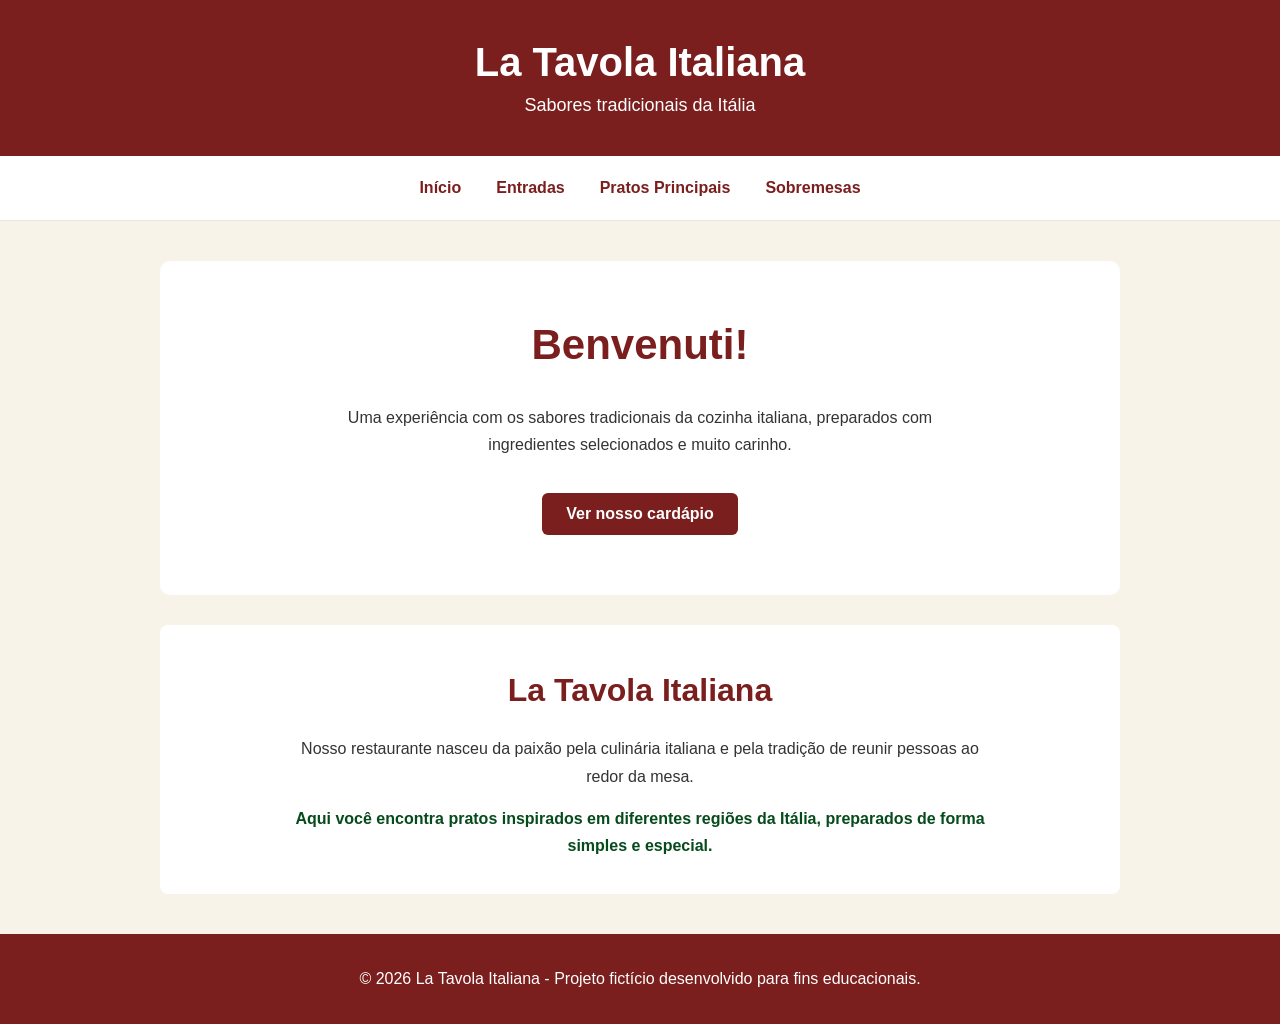
<file: index.html>
<!DOCTYPE html>
<html lang="pt-BR">
<head>
    <meta charset="UTF-8">
    <meta name="viewport" content="width=device-width, initial-scale=1.0">
    <title>La Tavola Italiana</title>
    <link rel="stylesheet" href="css/style.css">
</head>

<body>

    <header>
        <h1>La Tavola Italiana</h1>
        <p>Sabores tradicionais da Itália</p>
    </header>

    <nav>
        <a href="index.html">Início</a>
        <a href="entradas.html">Entradas</a>
        <a href="principais.html">Pratos Principais</a>
        <a href="sobremesas.html">Sobremesas</a>
    </nav>

    <main>

    <section class="hero">
        <h2>Benvenuti!</h2>

        <p>
            Uma experiência com os sabores tradicionais da cozinha italiana,
            preparados com ingredientes selecionados e muito carinho.
        </p>

        <a href="principais.html" class="botao">Ver nosso cardápio</a>
    </section>

    <section class="sobre">
        <h2>La Tavola Italiana</h2>

        <p>
            Nosso restaurante nasceu da paixão pela culinária italiana e
            pela tradição de reunir pessoas ao redor da mesa.
        </p>

        <p>
            Aqui você encontra pratos inspirados em diferentes regiões da
            Itália, preparados de forma simples e especial.
        </p>
    </section>

</main>
    <footer>
        <p>&copy; 2026 La Tavola Italiana - Projeto fictício desenvolvido para fins educacionais.</p>
    </footer>

</body>
</html>
</file>
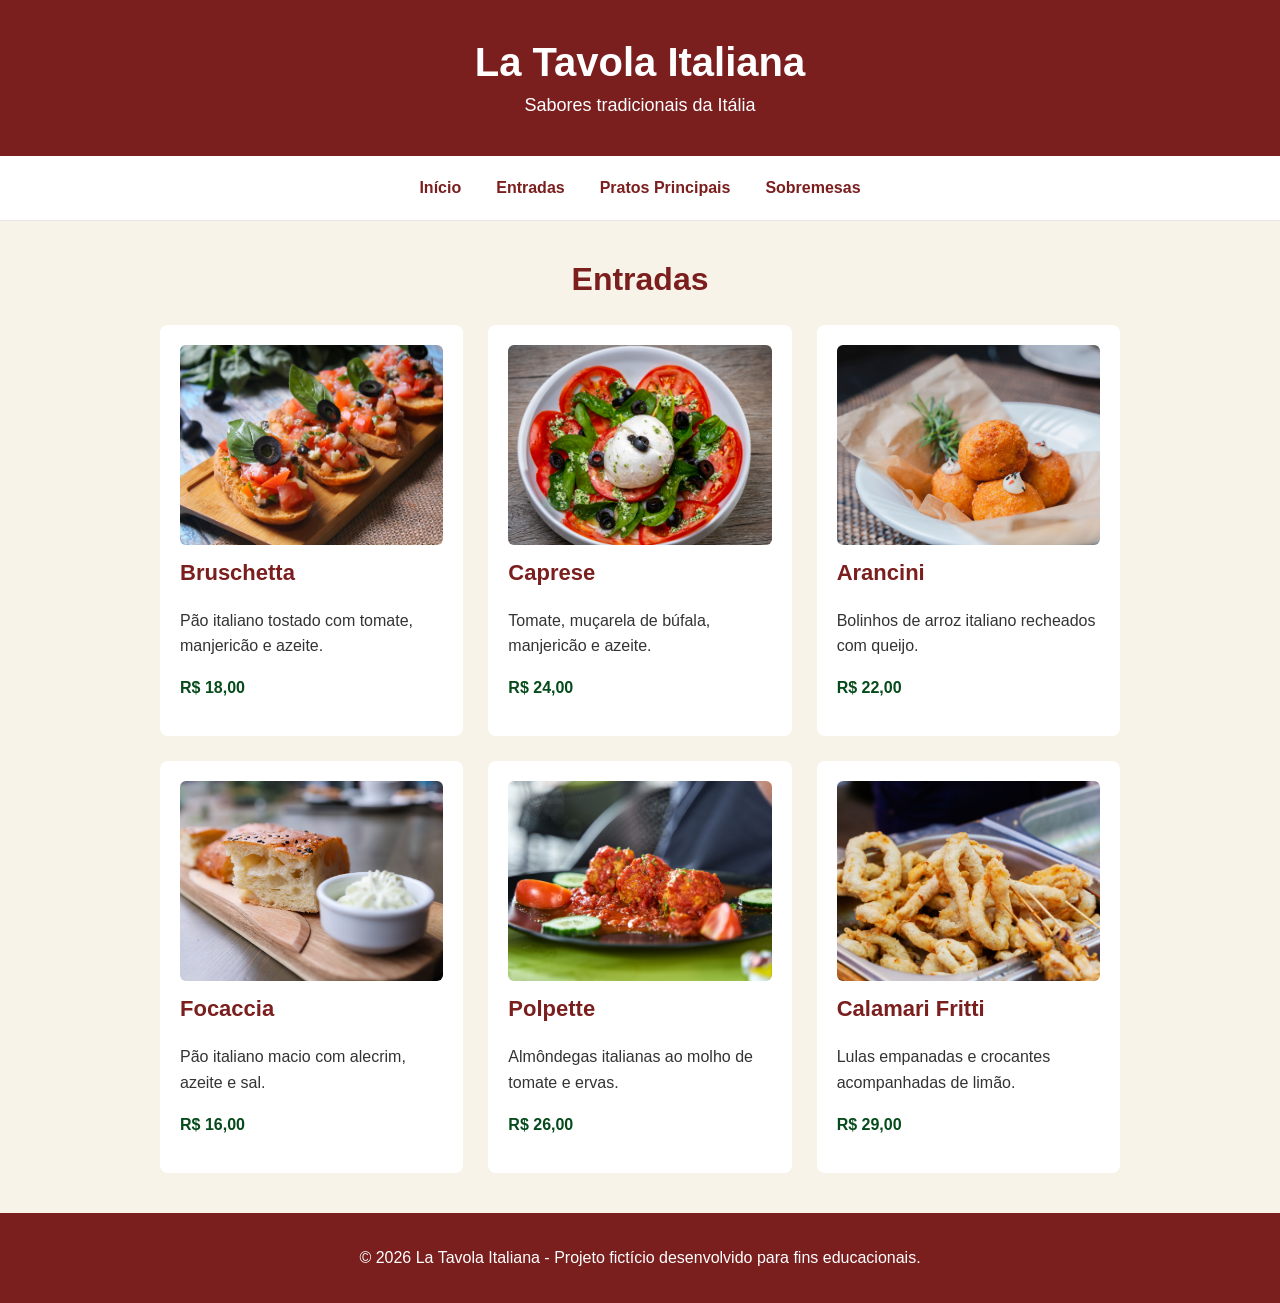
<file: entradas.html>
<!DOCTYPE html>
<html lang="pt-BR">
<head>
    <meta charset="UTF-8">
    <meta name="viewport" content="width=device-width, initial-scale=1.0">
    <title>Entradas - La Tavola Italiana</title>
    <link rel="stylesheet" href="css/style.css">
</head>

<body>

    <header>
        <h1>La Tavola Italiana</h1>
        <p>Sabores tradicionais da Itália</p>
    </header>

    <nav>
        <a href="index.html">Início</a>
        <a href="entradas.html">Entradas</a>
        <a href="principais.html">Pratos Principais</a>
        <a href="sobremesas.html">Sobremesas</a>
    </nav>

    <main>
        <h2>Entradas</h2>

        <div class="cardapio">

            <section class="card">
                <img src="imagens/bruschetta.jpg" alt="Bruschetta">
                <h3>Bruschetta</h3>
                <p>Pão italiano tostado com tomate, manjericão e azeite.</p>
                <p>R$ 18,00</p>
            </section>

            <section class="card">
                <img src="imagens/capresesalad.jpg" alt="Caprese">
                <h3>Caprese</h3>
                <p>Tomate, muçarela de búfala, manjericão e azeite.</p>
                <p>R$ 24,00</p>
            </section>

            <section class="card">
                <img src="imagens/arancini.jpg" alt="Arancini">
                <h3>Arancini</h3>
                <p>Bolinhos de arroz italiano recheados com queijo.</p>
                <p>R$ 22,00</p>
            </section>

            <section class="card">
                <img src="imagens/focaccia.jpg" alt="Focaccia">
                <h3>Focaccia</h3>
                <p>Pão italiano macio com alecrim, azeite e sal.</p>
                <p>R$ 16,00</p>
            </section>

            <section class="card">
                <img src="imagens/italianmeatballs.jpg" alt="Polpette">
                <h3>Polpette</h3>
                <p>Almôndegas italianas ao molho de tomate e ervas.</p>
                <p>R$ 26,00</p>
            </section>

            <section class="card">
                <img src="imagens/friedcalamari.jpg" alt="Calamari Fritti">
                <h3>Calamari Fritti</h3>
                <p>Lulas empanadas e crocantes acompanhadas de limão.</p>
                <p>R$ 29,00</p>
            </section>

            </div>

    </main>

    <footer>
        <p>&copy; 2026 La Tavola Italiana - Projeto fictício desenvolvido para fins educacionais.</p>
    </footer>

</body>
</html>
</file>
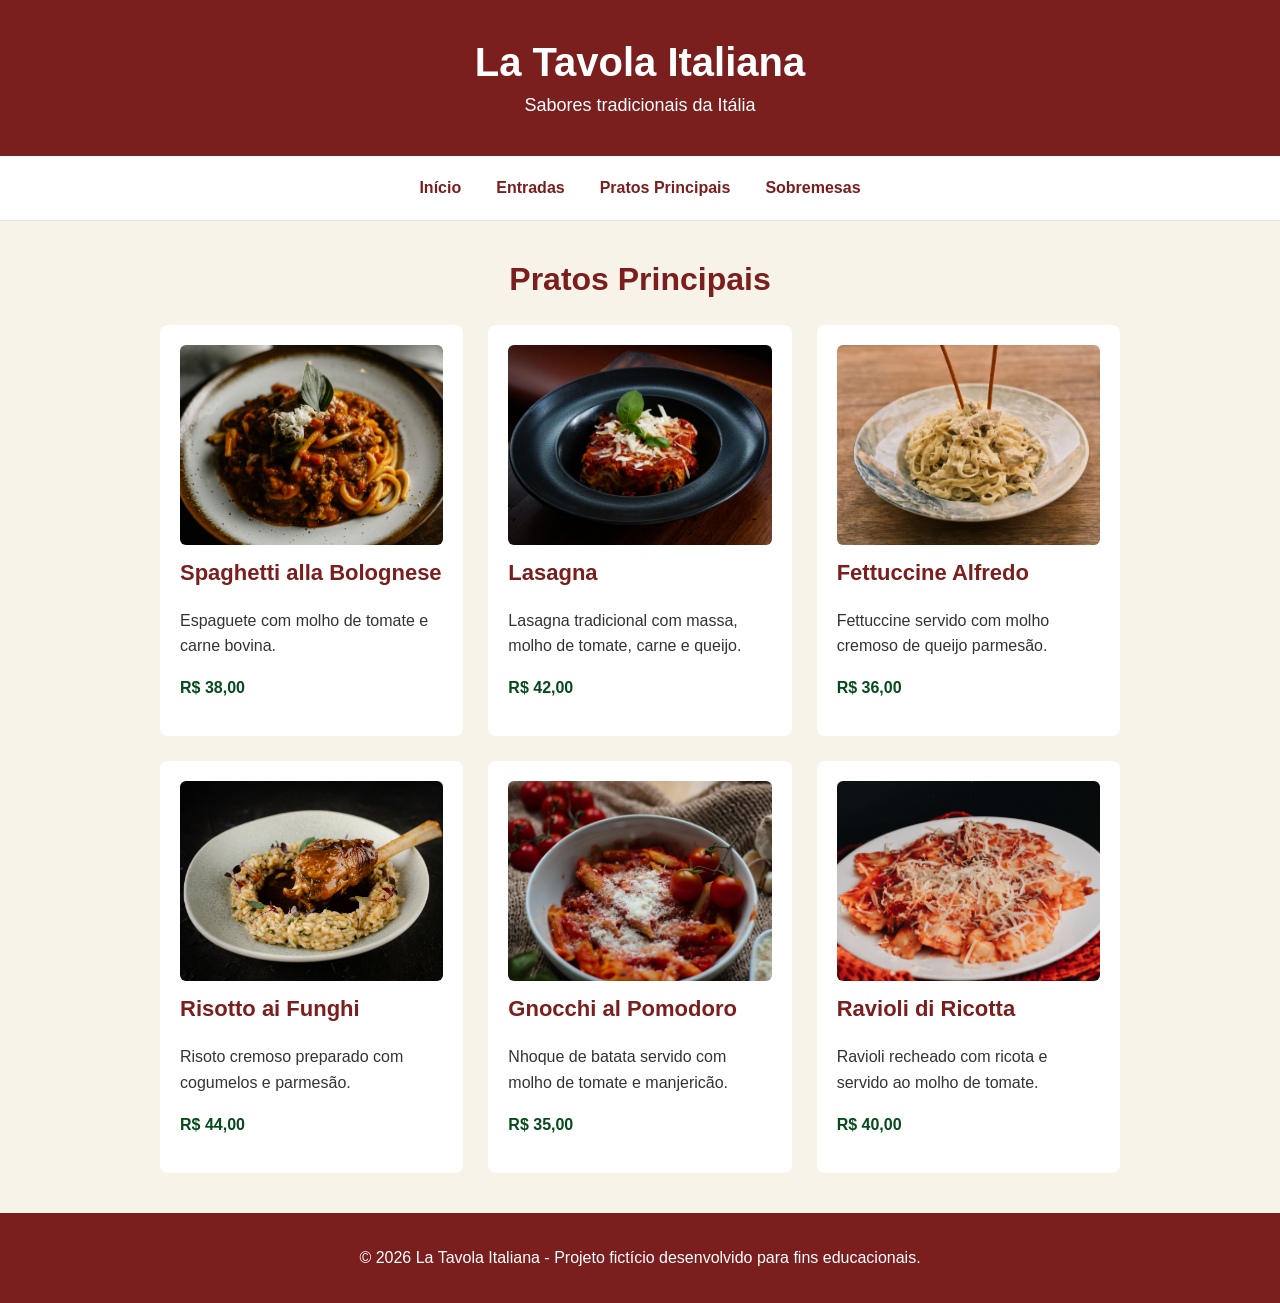
<file: principais.html>
<!DOCTYPE html>
<html lang="pt-BR">
<head>
    <meta charset="UTF-8">
    <meta name="viewport" content="width=device-width, initial-scale=1.0">
    <title>Pratos Principais - La Tavola Italiana</title>
    <link rel="stylesheet" href="css/style.css">
</head>

<body>

    <header>
        <h1>La Tavola Italiana</h1>
        <p>Sabores tradicionais da Itália</p>
    </header>

    <nav>
        <a href="index.html">Início</a>
        <a href="entradas.html">Entradas</a>
        <a href="pratos.html">Pratos Principais</a>
        <a href="sobremesas.html">Sobremesas</a>
    </nav>

    <main>
        <h2>Pratos Principais</h2>

        <div class="cardapio">

            <section class="card">
                <img src="imagens/spaghettibolognese.jpg" alt="Spaghetti alla Bolognese">
                <h3>Spaghetti alla Bolognese</h3>
                <p>Espaguete com molho de tomate e carne bovina.</p>
                <p>R$ 38,00</p>
            </section>

            <section class="card">
                <img src="imagens/lasagna.jpg" alt="Lasagna">
                <h3>Lasagna</h3>
                <p>Lasagna tradicional com massa, molho de tomate, carne e queijo.</p>
                <p>R$ 42,00</p>
            </section>

            <section class="card">
                <img src="imagens/fettucinealfredo.jpg" alt="Fettuccine Alfredo">
                <h3>Fettuccine Alfredo</h3>
                <p>Fettuccine servido com molho cremoso de queijo parmesão.</p>
                <p>R$ 36,00</p>
            </section>

            <section class="card">
                <img src="imagens/mushroomrisotto.jpg" alt="Risotto ai Funghi">
                <h3>Risotto ai Funghi</h3>
                <p>Risoto cremoso preparado com cogumelos e parmesão.</p>
                <p>R$ 44,00</p>
            </section>

            <section class="card">
                <img src="imagens/gnocchitomatosauce.jpg" alt="Gnocchi al Pomodoro">
                <h3>Gnocchi al Pomodoro</h3>
                <p>Nhoque de batata servido com molho de tomate e manjericão.</p>
                <p>R$ 35,00</p>
            </section>

            <section class="card">
                <img src="imagens/ricottaravioli.jpg" alt="Ravioli di Ricotta">
                <h3>Ravioli di Ricotta</h3>
                <p>Ravioli recheado com ricota e servido ao molho de tomate.</p>
                <p>R$ 40,00</p>
            </section>

        </div>

    </main>

    <footer>
        <p>&copy; 2026 La Tavola Italiana - Projeto fictício desenvolvido para fins educacionais.</p>
    </footer>

</body>
</html>
</file>
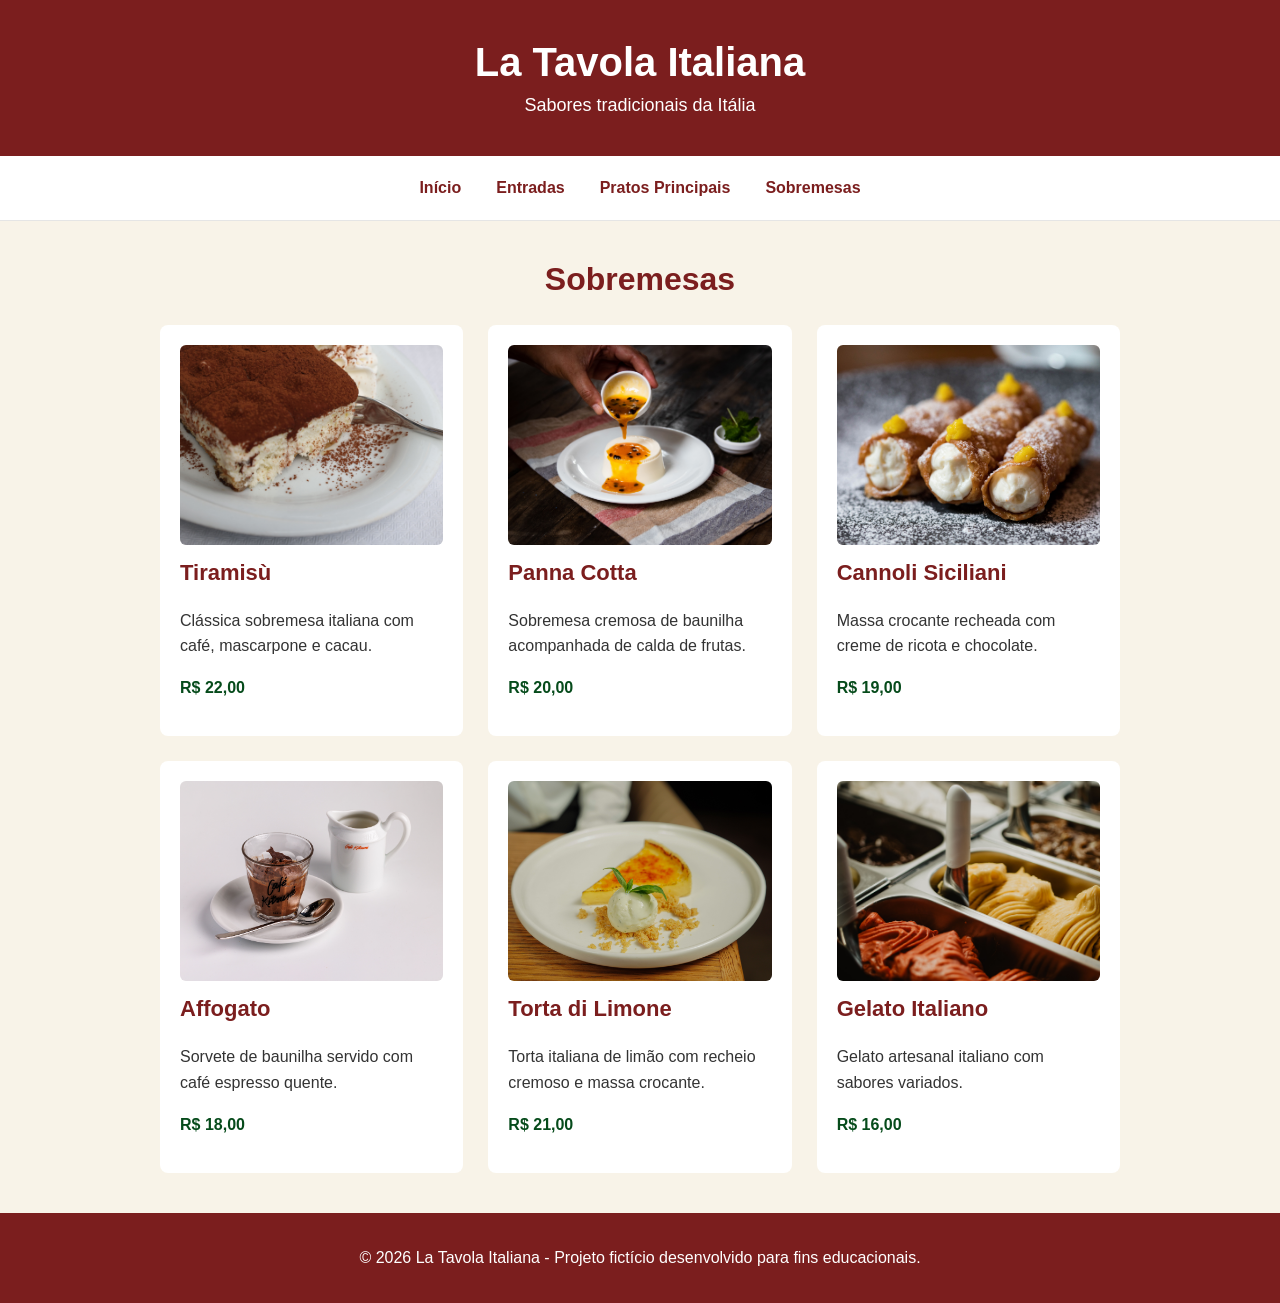
<file: sobremesas.html>
<!DOCTYPE html>
<html lang="pt-BR">
<head>
    <meta charset="UTF-8">
    <meta name="viewport" content="width=device-width, initial-scale=1.0">
    <title>Sobremesas - La Tavola Italiana</title>
    <link rel="stylesheet" href="css/style.css">
</head>

<body>

    <header>
        <h1>La Tavola Italiana</h1>
        <p>Sabores tradicionais da Itália</p>
    </header>

    <nav>
        <a href="index.html">Início</a>
        <a href="entradas.html">Entradas</a>
        <a href="principais.html">Pratos Principais</a>
        <a href="sobremesas.html">Sobremesas</a>
    </nav>

    <main>
        <h2>Sobremesas</h2>

        <div class="cardapio">

            <section class="card">
                <img src="imagens/tiramisu.jpg" alt="Tiramisù">
                <h3>Tiramisù</h3>
                <p>Clássica sobremesa italiana com café, mascarpone e cacau.</p>
                <p>R$ 22,00</p>
            </section>

            <section class="card">
                <img src="imagens/panna cotta.jpg" alt="Panna Cotta">
                <h3>Panna Cotta</h3>
                <p>Sobremesa cremosa de baunilha acompanhada de calda de frutas.</p>
                <p>R$ 20,00</p>
            </section>

            <section class="card">
                <img src="imagens/cannoli.jpg" alt="Cannoli Siciliani">
                <h3>Cannoli Siciliani</h3>
                <p>Massa crocante recheada com creme de ricota e chocolate.</p>
                <p>R$ 19,00</p>
            </section>

            <section class="card">
                <img src="imagens/affogato.jpg" alt="Affogato">
                <h3>Affogato</h3>
                <p>Sorvete de baunilha servido com café espresso quente.</p>
                <p>R$ 18,00</p>
            </section>

            <section class="card">
                <img src="imagens/lemontart.jpg" alt="Torta di Limone">
                <h3>Torta di Limone</h3>
                <p>Torta italiana de limão com recheio cremoso e massa crocante.</p>
                <p>R$ 21,00</p>
            </section>

            <section class="card">
                <img src="imagens/italiangelato.jpg" alt="Gelato Italiano">
                <h3>Gelato Italiano</h3>
                <p>Gelato artesanal italiano com sabores variados.</p>
                <p>R$ 16,00</p>
            </section>

        </div>

    </main>

    <footer>
        <p>&copy; 2026 La Tavola Italiana - Projeto fictício desenvolvido para fins educacionais.</p>
    </footer>

</body>
</html>
</file>
<file: css/style.css>
* {
    box-sizing: border-box;
}

body {
    margin: 0;
    font-family: Arial, sans-serif;
    background-color: #f8f3e8;
    color: #333;
}

header {
    text-align: center;
    padding: 40px 20px;
    background-color: #7b1e1e;
    color: white;
}

header h1 {
    margin: 0;
    font-size: 40px;
}

header p {
    margin: 10px 0 0;
    font-size: 18px;
}

nav {
    display: flex;
    justify-content: center;
    align-items: center;
    gap: 35px;
    padding: 18px 20px;
    background-color: white;
    border-bottom: 1px solid #e5e5e5;
}

nav a {
    position: relative;
    text-decoration: none;
    color: #7b1e1e;
    font-weight: bold;
    padding: 5px 0;
}

nav a::after {
    content: "";
    position: absolute;
    left: 0;
    bottom: 0;
    width: 0;
    height: 2px;
    background-color: #b8860b;
    transition: width 0.3s;
}

nav a:hover::after {
    width: 100%;
}

nav a:hover {
    color: #b8860b;
}

main {
    max-width: 1000px;
    margin: 40px auto;
    padding: 0 20px;
}

main h2 {
    text-align: center;
    color: #7b1e1e;
    font-size: 32px;
}

section {
    background-color: white;
    padding: 20px;
    margin: 20px 0;
    border-radius: 8px;
}

section h3 {
    color: #7b1e1e;
    margin-top: 0;
}

section p:last-child {
    font-weight: bold;
    color: #064b1b;
}

footer {
    text-align: center;
    padding: 20px;
    background-color: #7b1e1e;
    color: white;
    margin-top: 40px;
}

.cardapio {
    display: grid;
    grid-template-columns: repeat(3, 1fr);
    gap: 25px;
}

.card {
    margin: 0;
    min-height: 180px;
}

.card h3 {
    font-size: 22px;
}

.card p {
    line-height: 1.6;
}

@media (max-width: 768px) {
    nav {
        flex-direction: column;
        align-items: center;
        gap: 15px;
    }

    .cardapio {
        grid-template-columns: 1fr;
    }

    header h1 {
        font-size: 32px;
    }

    main h2 {
        font-size: 28px;
    }
}

.card img {
    width: 100%;
    height: 200px;
    object-fit: cover;
    border-radius: 6px;
    display: block;
    margin-bottom: 15px;
}

.hero {
    text-align: center;
    padding: 60px 30px;
    background-color: white;
    border-radius: 10px;
}

.hero h2 {
    font-size: 42px;
    margin-top: 0;
}

.hero p {
    max-width: 650px;
    margin: 20px auto;
    line-height: 1.7;
}

.botao {
    display: inline-block;
    margin-top: 15px;
    padding: 12px 24px;
    background-color: #7b1e1e;
    color: white;
    text-decoration: none;
    border-radius: 6px;
    font-weight: bold;
}

.botao:hover {
    background-color: #5e1717;
}

.sobre {
    margin-top: 30px;
    text-align: center;
}

.sobre p {
    max-width: 700px;
    margin: 15px auto;
    line-height: 1.7;
}

.card {
    transition: transform 0.2s, box-shadow 0.2s;
}

.card:hover {
    transform: translateY(-5px);
    box-shadow: 0 8px 20px rgba(0, 0, 0, 0.12);
}
</file>
